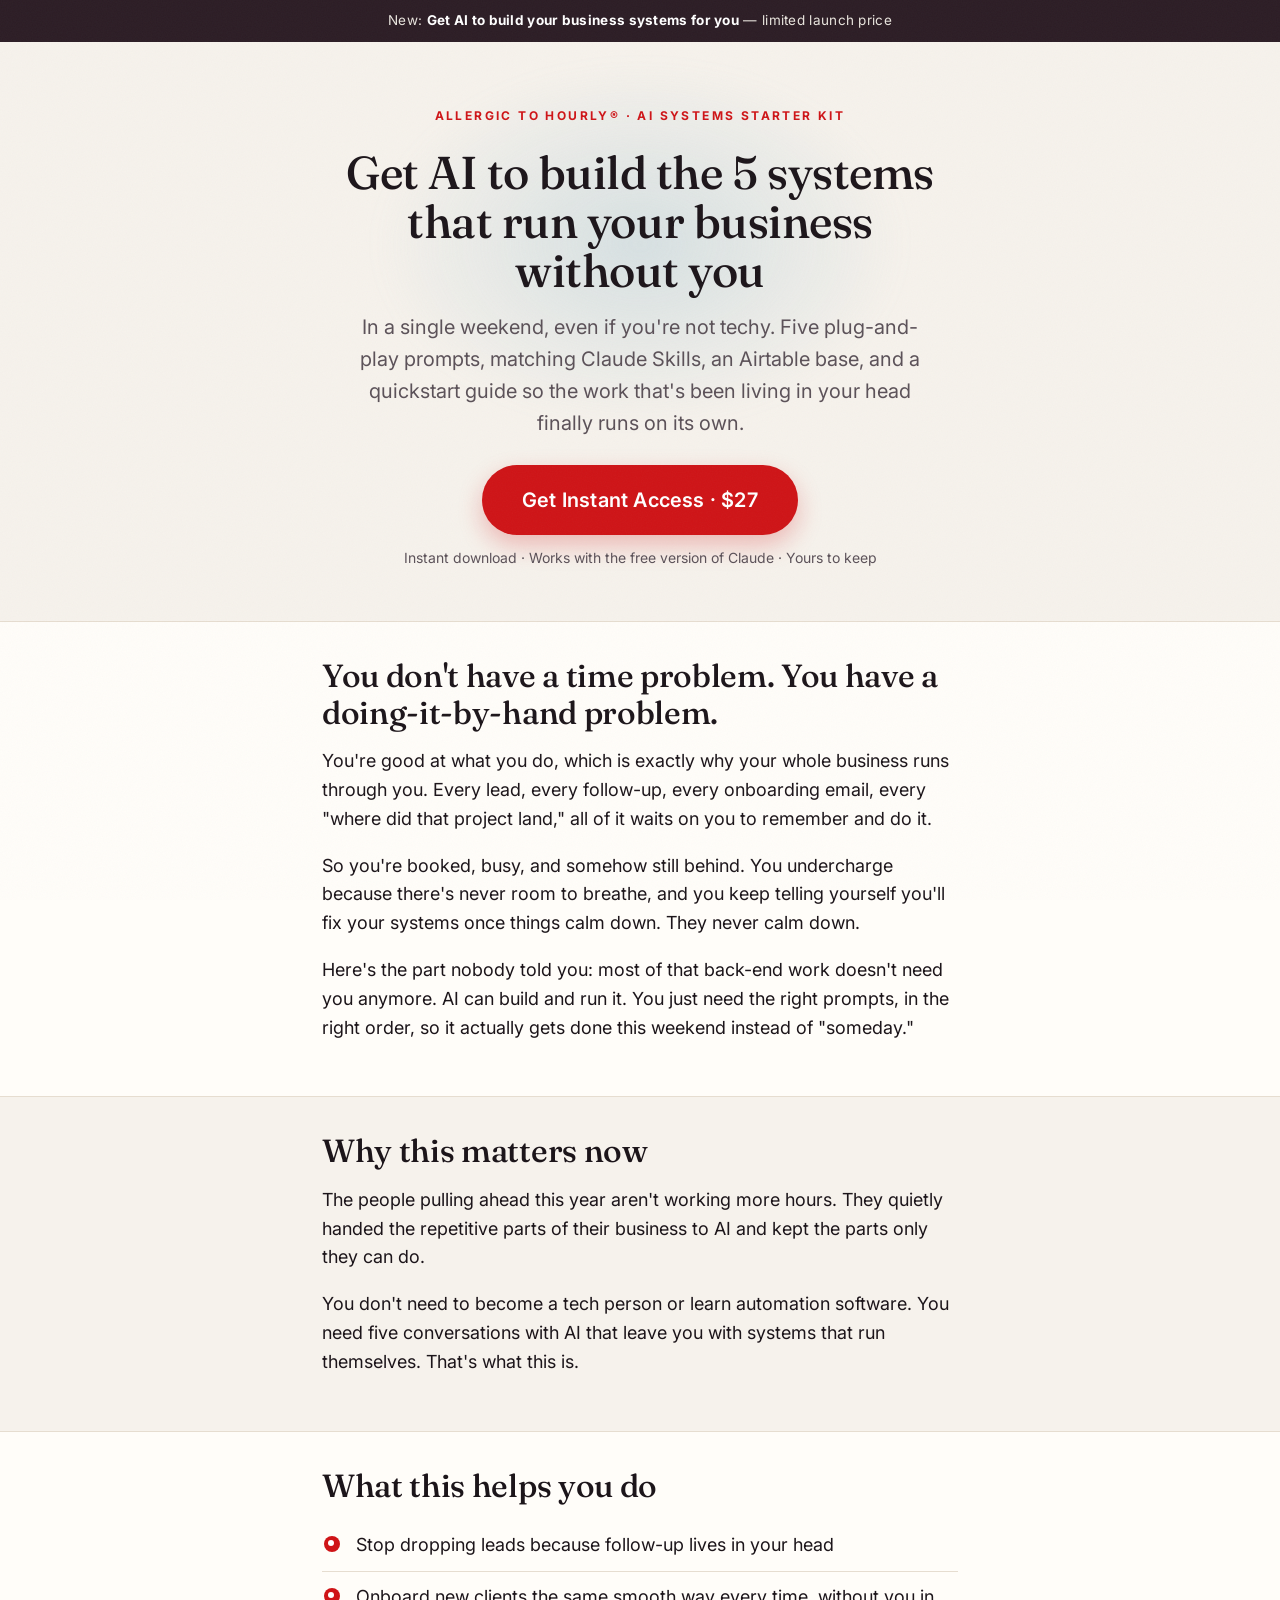
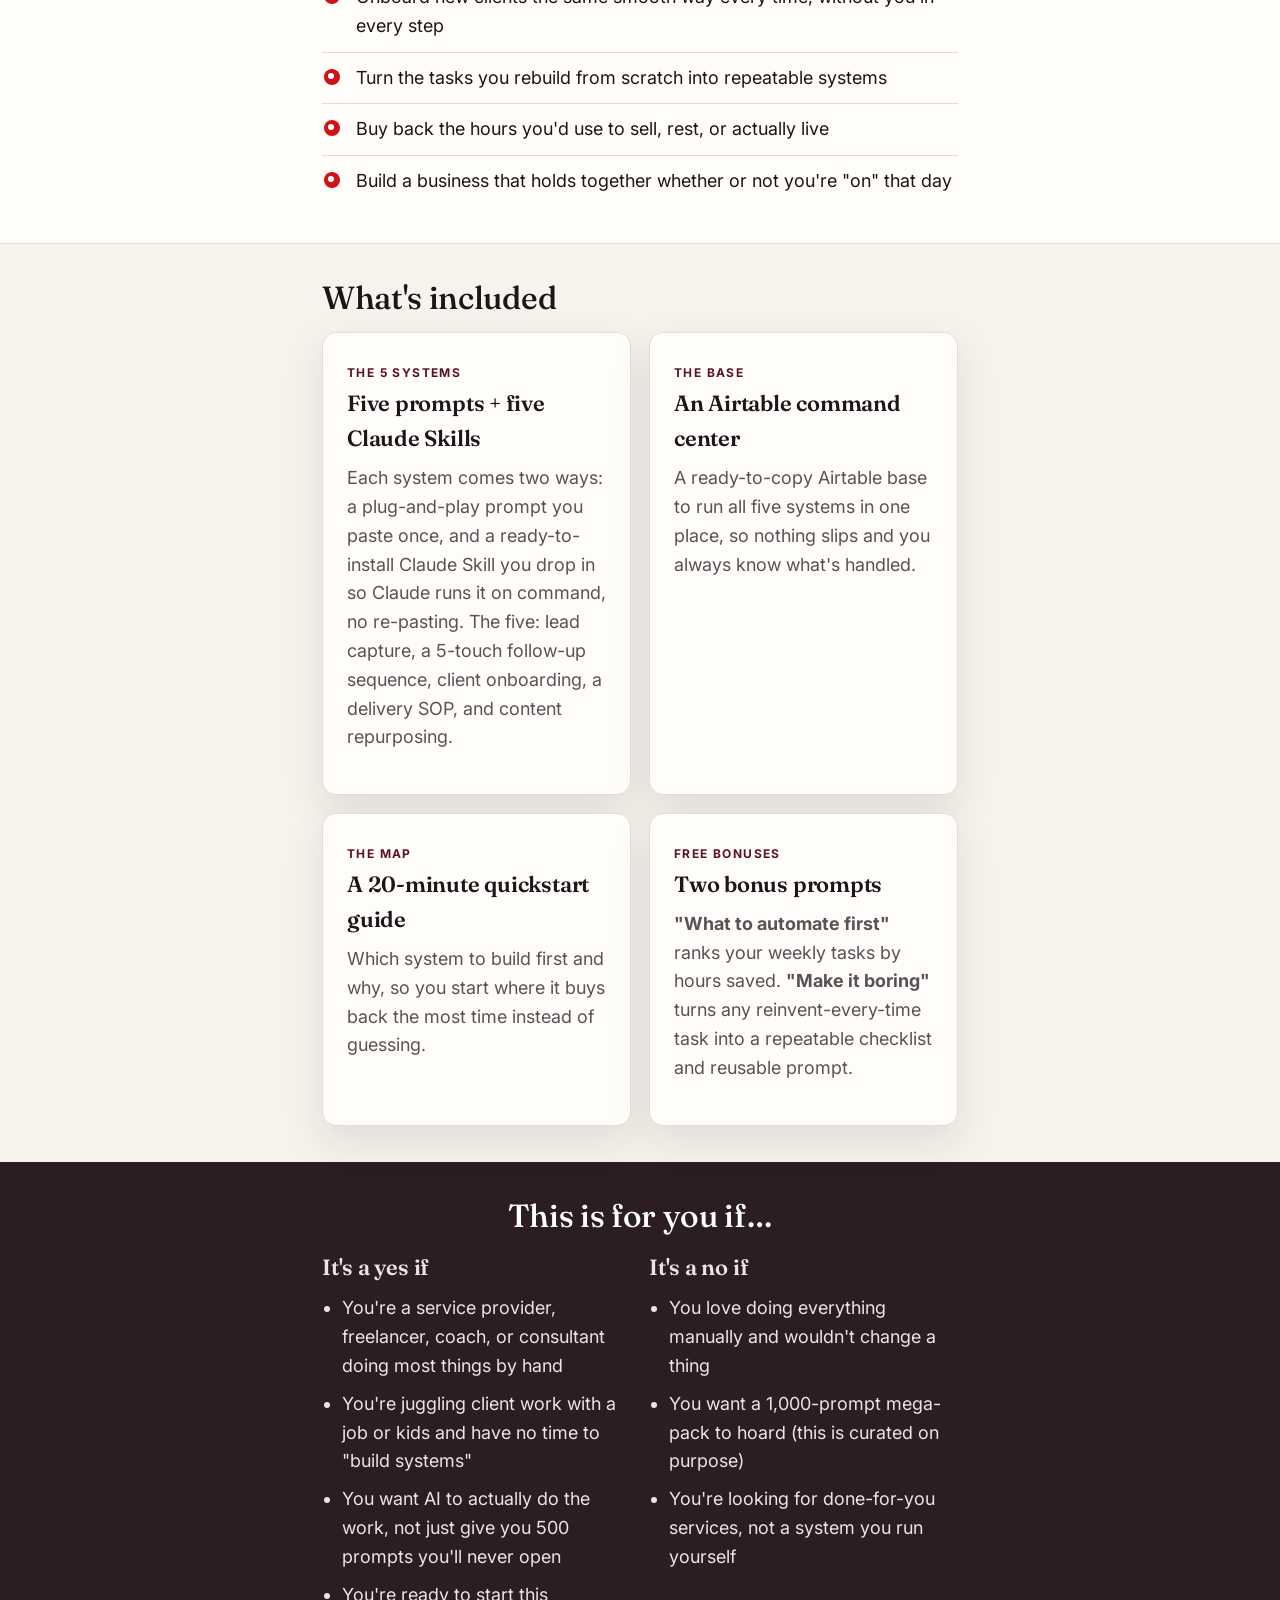
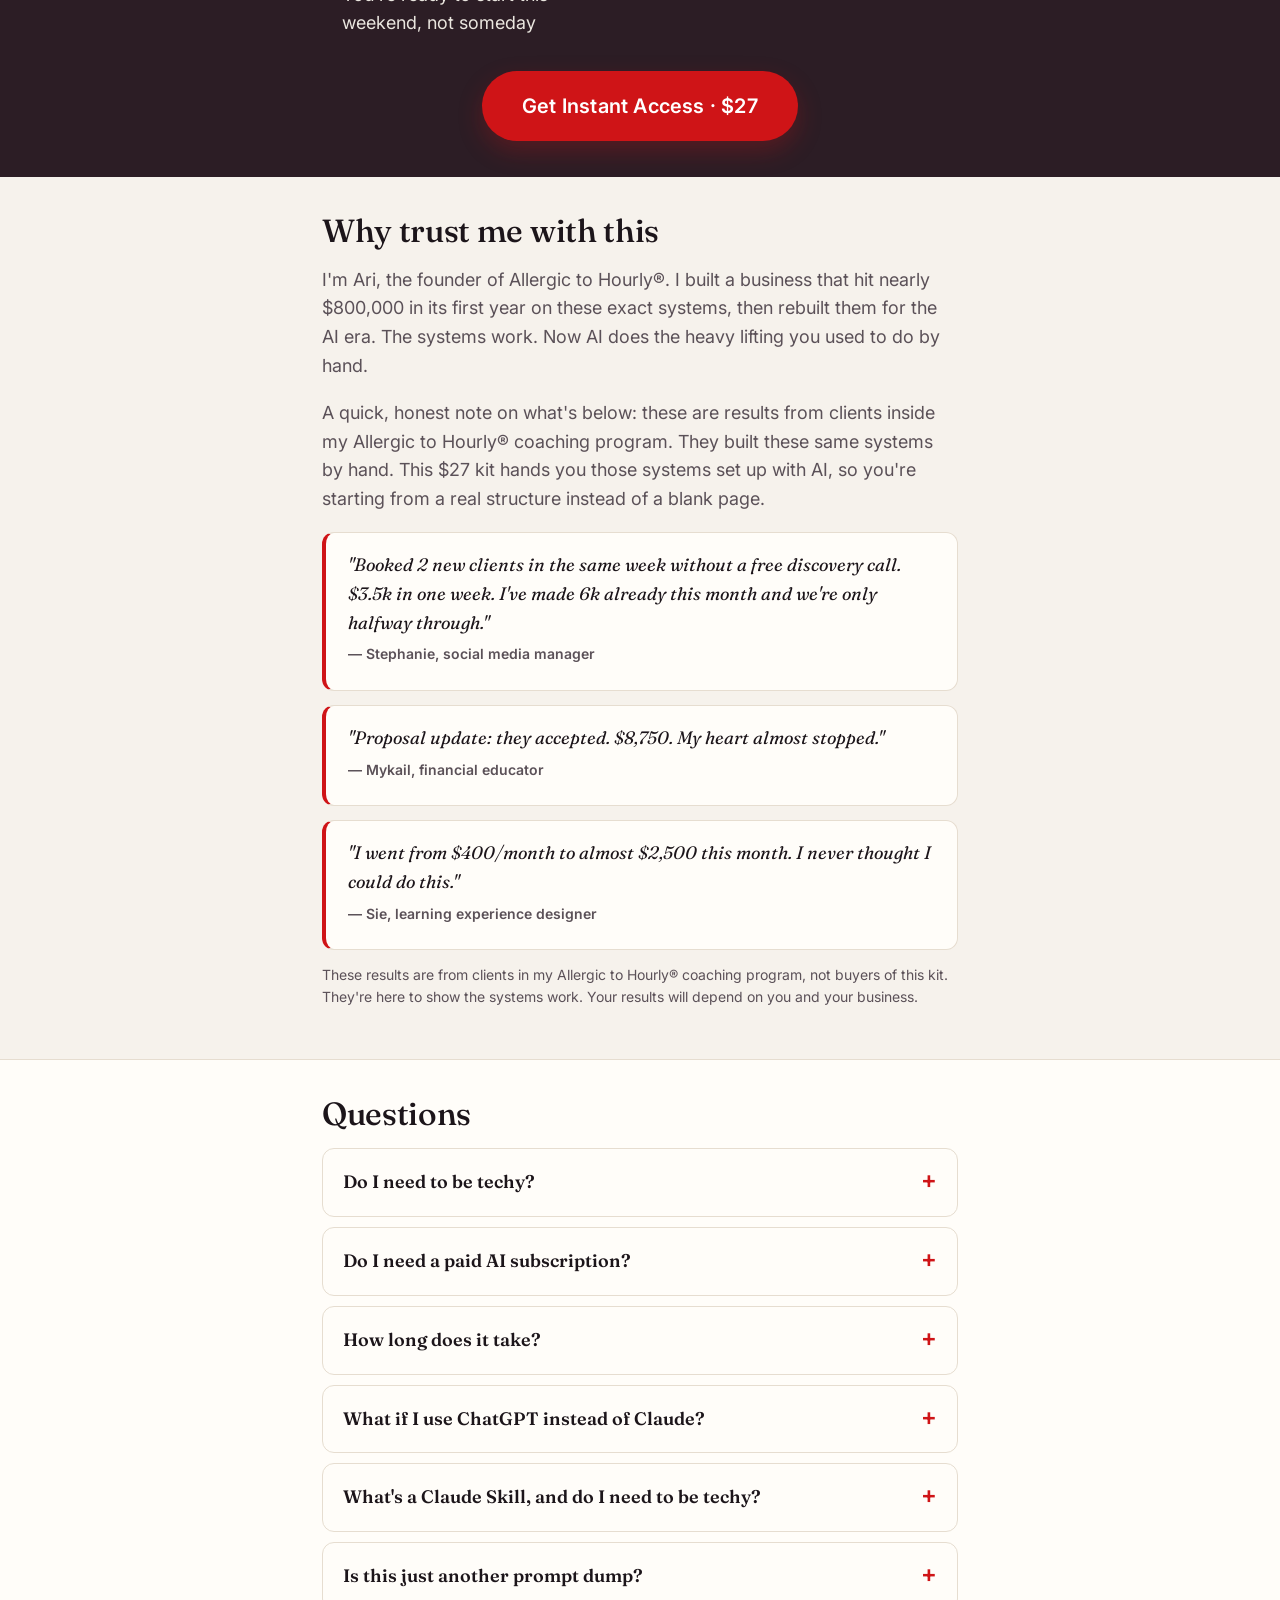
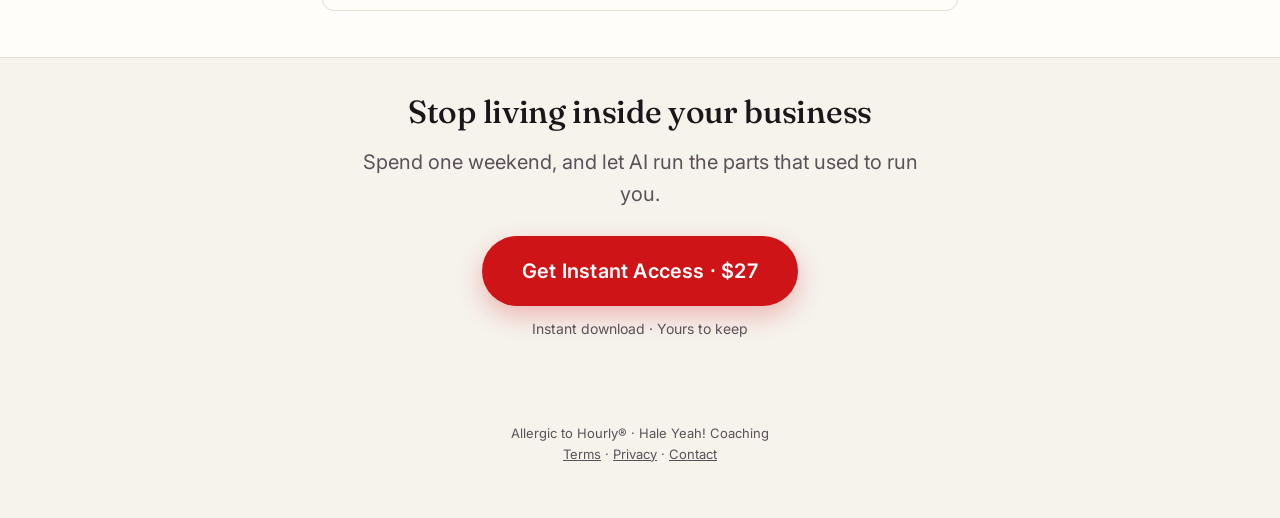
<file: index.html>
<!DOCTYPE html>
<html lang="en">
<head>
<!-- Google Tag Manager -->
<script>(function(w,d,s,l,i){w[l]=w[l]||[];w[l].push({'gtm.start':
new Date().getTime(),event:'gtm.js'});var f=d.getElementsByTagName(s)[0],
j=d.createElement(s),dl=l!='dataLayer'?'&l='+l:'';j.async=true;j.src=
'https://www.googletagmanager.com/gtm.js?id='+i+dl;f.parentNode.insertBefore(j,f);
})(window,document,'script','dataLayer','GTM-W3CXNG68');</script>
<!-- End Google Tag Manager -->
<meta charset="UTF-8">
<meta name="viewport" content="width=device-width, initial-scale=1.0">
<title>The Allergic to Hourly® AI Systems Starter Kit</title>
<meta name="description" content="Get AI to build the 5 core systems that run your business without you — in a single weekend, even if you're not techy.">
<link rel="stylesheet" href="style.css">
</head>
<body>
<!-- Google Tag Manager (noscript) -->
<noscript><iframe src="https://www.googletagmanager.com/ns.html?id=GTM-W3CXNG68"
height="0" width="0" style="display:none;visibility:hidden"></iframe></noscript>
<!-- End Google Tag Manager (noscript) -->

<div class="topbar">New: <strong>Get AI to build your business systems for you</strong> — limited launch price</div>

<header class="hero center">
  <div class="wrap">
    <span class="eyebrow">Allergic to Hourly® · AI Systems Starter Kit</span>
    <h1>Get AI to build the 5 systems that run your business without you</h1>
    <p class="sub">In a single weekend, even if you're not techy. Five plug-and-play prompts, matching Claude Skills, an Airtable base, and a quickstart guide so the work that's been living in your head finally runs on its own.</p>
    <a href="https://arielle-hale.kit.com/products/the-allergic-to-hourly-ai-systems-starter-k?step=checkout" class="btn btn-lg">Get Instant Access · $27</a>
    <p class="cta-note">Instant download · Works with the free version of Claude · Yours to keep</p>
  </div>
</header>

<section class="band">
  <div class="wrap">
    <h2>You don't have a time problem. You have a doing-it-by-hand problem.</h2>
    <p>You're good at what you do, which is exactly why your whole business runs through you. Every lead, every follow-up, every onboarding email, every "where did that project land," all of it waits on you to remember and do it.</p>
    <p>So you're booked, busy, and somehow still behind. You undercharge because there's never room to breathe, and you keep telling yourself you'll fix your systems once things calm down. They never calm down.</p>
    <p>Here's the part nobody told you: most of that back-end work doesn't need you anymore. AI can build and run it. You just need the right prompts, in the right order, so it actually gets done this weekend instead of "someday."</p>
  </div>
</section>

<section>
  <div class="wrap">
    <h2>Why this matters now</h2>
    <p>The people pulling ahead this year aren't working more hours. They quietly handed the repetitive parts of their business to AI and kept the parts only they can do.</p>
    <p>You don't need to become a tech person or learn automation software. You need five conversations with AI that leave you with systems that run themselves. That's what this is.</p>
  </div>
</section>

<section class="band">
  <div class="wrap">
    <h2>What this helps you do</h2>
    <ul class="checklist">
      <li>Stop dropping leads because follow-up lives in your head</li>
      <li>Onboard new clients the same smooth way every time, without you in every step</li>
      <li>Turn the tasks you rebuild from scratch into repeatable systems</li>
      <li>Buy back the hours you'd use to sell, rest, or actually live</li>
      <li>Build a business that holds together whether or not you're "on" that day</li>
    </ul>
  </div>
</section>

<section>
  <div class="wrap">
    <h2>What's included</h2>
    <div class="two">
      <div class="card">
        <span class="tag">The 5 systems</span>
        <h3>Five prompts + five Claude Skills</h3>
        <p class="muted">Each system comes two ways: a plug-and-play prompt you paste once, and a ready-to-install Claude Skill you drop in so Claude runs it on command, no re-pasting. The five: lead capture, a 5-touch follow-up sequence, client onboarding, a delivery SOP, and content repurposing.</p>
      </div>
      <div class="card">
        <span class="tag">The base</span>
        <h3>An Airtable command center</h3>
        <p class="muted">A ready-to-copy Airtable base to run all five systems in one place, so nothing slips and you always know what's handled.</p>
      </div>
      <div class="card">
        <span class="tag">The map</span>
        <h3>A 20-minute quickstart guide</h3>
        <p class="muted">Which system to build first and why, so you start where it buys back the most time instead of guessing.</p>
      </div>
      <div class="card">
        <span class="tag">Free bonuses</span>
        <h3>Two bonus prompts</h3>
        <p class="muted"><strong>"What to automate first"</strong> ranks your weekly tasks by hours saved. <strong>"Make it boring"</strong> turns any reinvent-every-time task into a repeatable checklist and reusable prompt.</p>
      </div>
    </div>
  </div>
</section>

<section class="band-ink">
  <div class="wrap center">
    <h2>This is for you if…</h2>
    <div class="two" style="text-align:left">
      <div>
        <h3 style="color:#eae6df">It's a yes if</h3>
        <ul class="for-list">
          <li>You're a service provider, freelancer, coach, or consultant doing most things by hand</li>
          <li>You're juggling client work with a job or kids and have no time to "build systems"</li>
          <li>You want AI to actually do the work, not just give you 500 prompts you'll never open</li>
          <li>You're ready to start this weekend, not someday</li>
        </ul>
      </div>
      <div>
        <h3 style="color:#eae6df">It's a no if</h3>
        <ul class="for-list">
          <li>You love doing everything manually and wouldn't change a thing</li>
          <li>You want a 1,000-prompt mega-pack to hoard (this is curated on purpose)</li>
          <li>You're looking for done-for-you services, not a system you run yourself</li>
        </ul>
      </div>
    </div>
    <div style="margin-top:24px"><a href="https://arielle-hale.kit.com/products/the-allergic-to-hourly-ai-systems-starter-k?step=checkout" class="btn btn-lg">Get Instant Access · $27</a></div>
  </div>
</section>

<section>
  <div class="wrap">
    <h2>Why trust me with this</h2>
    <p class="muted">I'm Ari, the founder of Allergic to Hourly®. I built a business that hit nearly $800,000 in its first year on these exact systems, then rebuilt them for the AI era. The systems work. Now AI does the heavy lifting you used to do by hand.</p>
    <p class="muted">A quick, honest note on what's below: these are results from clients inside my Allergic to Hourly® coaching program. They built these same systems by hand. This $27 kit hands you those systems set up with AI, so you're starting from a real structure instead of a blank page.</p>
    <div class="quote">
      <p>"Booked 2 new clients in the same week without a free discovery call. $3.5k in one week. I've made 6k already this month and we're only halfway through."</p>
      <p class="who">— Stephanie, social media manager</p>
    </div>
    <div class="quote">
      <p>"Proposal update: they accepted. $8,750. My heart almost stopped."</p>
      <p class="who">— Mykail, financial educator</p>
    </div>
    <div class="quote">
      <p>"I went from $400/month to almost $2,500 this month. I never thought I could do this."</p>
      <p class="who">— Sie, learning experience designer</p>
    </div>
    <p class="small muted">These results are from clients in my Allergic to Hourly® coaching program, not buyers of this kit. They're here to show the systems work. Your results will depend on you and your business.</p>
  </div>
</section>

<section class="band">
  <div class="wrap">
    <h2>Questions</h2>
    <details><summary>Do I need to be techy?</summary><p>No. If you can copy, paste, and answer a few questions, you can do this. The prompts do the building.</p></details>
    <details><summary>Do I need a paid AI subscription?</summary><p>No. The prompts work with the free version of Claude. A paid plan just lets you do more, faster.</p></details>
    <details><summary>How long does it take?</summary><p>You can build your first system in an afternoon and all five over a weekend. Start with the one the quickstart guide points you to.</p></details>
    <details><summary>What if I use ChatGPT instead of Claude?</summary><p>The prompts are written to be model-friendly and work in either. We build them in Claude.</p></details>
    <details><summary>What's a Claude Skill, and do I need to be techy?</summary><p>A Skill is a small file you install in Claude once. After that, Claude runs the system on command without you re-pasting a prompt. Installing it is a two-minute copy-paste, and step-by-step instructions are included. Prefer the plain prompts? Use those instead, both are in the kit.</p></details>
    <details><summary>Is this just another prompt dump?</summary><p>No. It's five curated systems, each as a sequenced prompt and an installable Skill, plus an Airtable base to run them. Quality and order over volume.</p></details>
  </div>
</section>

<section class="center">
  <div class="wrap">
    <h2>Stop living inside your business</h2>
    <p class="sub">Spend one weekend, and let AI run the parts that used to run you.</p>
    <a href="https://arielle-hale.kit.com/products/the-allergic-to-hourly-ai-systems-starter-k?step=checkout" class="btn btn-lg">Get Instant Access · $27</a>
    <p class="cta-note">Instant download · Yours to keep</p>
  </div>
</section>

<footer>
  <div class="wrap">
    Allergic to Hourly® · Hale Yeah! Coaching<br>
    <a href="#">Terms</a> · <a href="#">Privacy</a> · <a href="#">Contact</a>
  </div>
</footer>

<script src="script.js"></script>
</body>
</html>
</file>
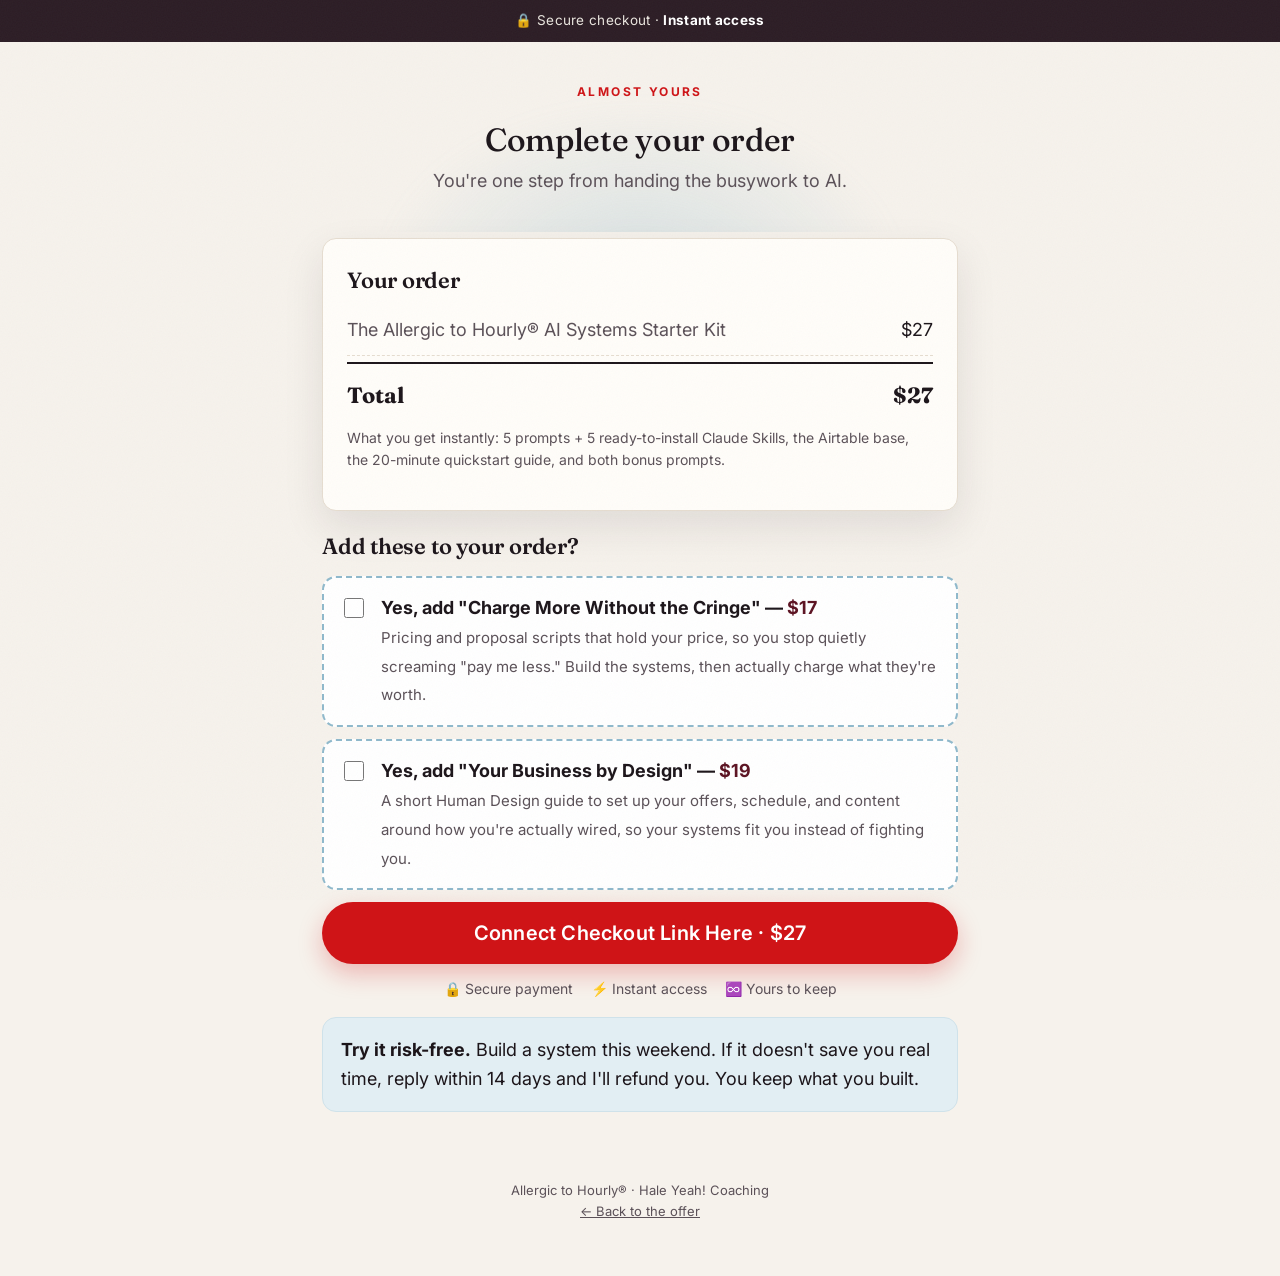
<file: checkout.html>
<!DOCTYPE html>
<html lang="en">
<head>
<!-- Google Tag Manager -->
<script>(function(w,d,s,l,i){w[l]=w[l]||[];w[l].push({'gtm.start':
new Date().getTime(),event:'gtm.js'});var f=d.getElementsByTagName(s)[0],
j=d.createElement(s),dl=l!='dataLayer'?'&l='+l:'';j.async=true;j.src=
'https://www.googletagmanager.com/gtm.js?id='+i+dl;f.parentNode.insertBefore(j,f);
})(window,document,'script','dataLayer','GTM-W3CXNG68');</script>
<!-- End Google Tag Manager -->
<meta charset="UTF-8">
<meta name="viewport" content="width=device-width, initial-scale=1.0">
<title>Checkout · AI Systems Starter Kit</title>
<link rel="stylesheet" href="style.css">
</head>
<body>
<!-- Google Tag Manager (noscript) -->
<noscript><iframe src="https://www.googletagmanager.com/ns.html?id=GTM-W3CXNG68"
height="0" width="0" style="display:none;visibility:hidden"></iframe></noscript>
<!-- End Google Tag Manager (noscript) -->

<div class="topbar">🔒 Secure checkout · <strong>Instant access</strong></div>

<header class="hero center" style="padding:34px 0 10px">
  <div class="wrap">
    <span class="eyebrow">Almost yours</span>
    <h1 style="font-size:32px">Complete your order</h1>
    <p class="sub" style="font-size:18px">You're one step from handing the busywork to AI.</p>
  </div>
</header>

<section style="padding-top:6px">
  <div class="wrap checkout-grid">

    <div class="summary">
      <h3 style="margin-top:0">Your order</h3>

      <div class="line">
        <span class="name">The Allergic to Hourly® AI Systems Starter Kit</span>
        <span>$27</span>
      </div>
      <div class="line" id="line-bump1" style="display:none">
        <span class="name">+ Charge More Without the Cringe</span>
        <span>$17</span>
      </div>
      <div class="line" id="line-bump2" style="display:none">
        <span class="name">+ Your Business by Design</span>
        <span>$19</span>
      </div>

      <div class="total-line">
        <span>Total</span>
        <span id="total">$27</span>
      </div>

      <p class="small muted" style="margin-top:14px">What you get instantly: 5 prompts + 5 ready-to-install Claude Skills, the Airtable base, the 20-minute quickstart guide, and both bonus prompts.</p>
    </div>

    <div>
      <h3>Add these to your order?</h3>

      <label class="bump" for="bump1">
        <input type="checkbox" id="bump1">
        <span>
          <span class="b-title">Yes, add "Charge More Without the Cringe" — <span class="b-price">$17</span></span><br>
          <small>Pricing and proposal scripts that hold your price, so you stop quietly screaming "pay me less." Build the systems, then actually charge what they're worth.</small>
        </span>
      </label>

      <label class="bump" for="bump2">
        <input type="checkbox" id="bump2">
        <span>
          <span class="b-title">Yes, add "Your Business by Design" — <span class="b-price">$19</span></span><br>
          <small>A short Human Design guide to set up your offers, schedule, and content around how you're actually wired, so your systems fit you instead of fighting you.</small>
        </span>
      </label>

      <button id="pay-btn" class="btn btn-block btn-lg" style="margin-top:8px">Connect Checkout Link Here · $27</button>

      <div class="trust">
        <span>🔒 Secure payment</span>
        <span>⚡ Instant access</span>
        <span>♾️ Yours to keep</span>
      </div>

      <div class="guarantee">
        <strong>Try it risk-free.</strong> Build a system this weekend. If it doesn't save you real time, reply within 14 days and I'll refund you. You keep what you built.
      </div>
    </div>

  </div>
</section>

<footer>
  <div class="wrap">
    Allergic to Hourly® · Hale Yeah! Coaching<br>
    <a href="index.html">← Back to the offer</a>
  </div>
</footer>

<script src="script.js"></script>
</body>
</html>
</file>
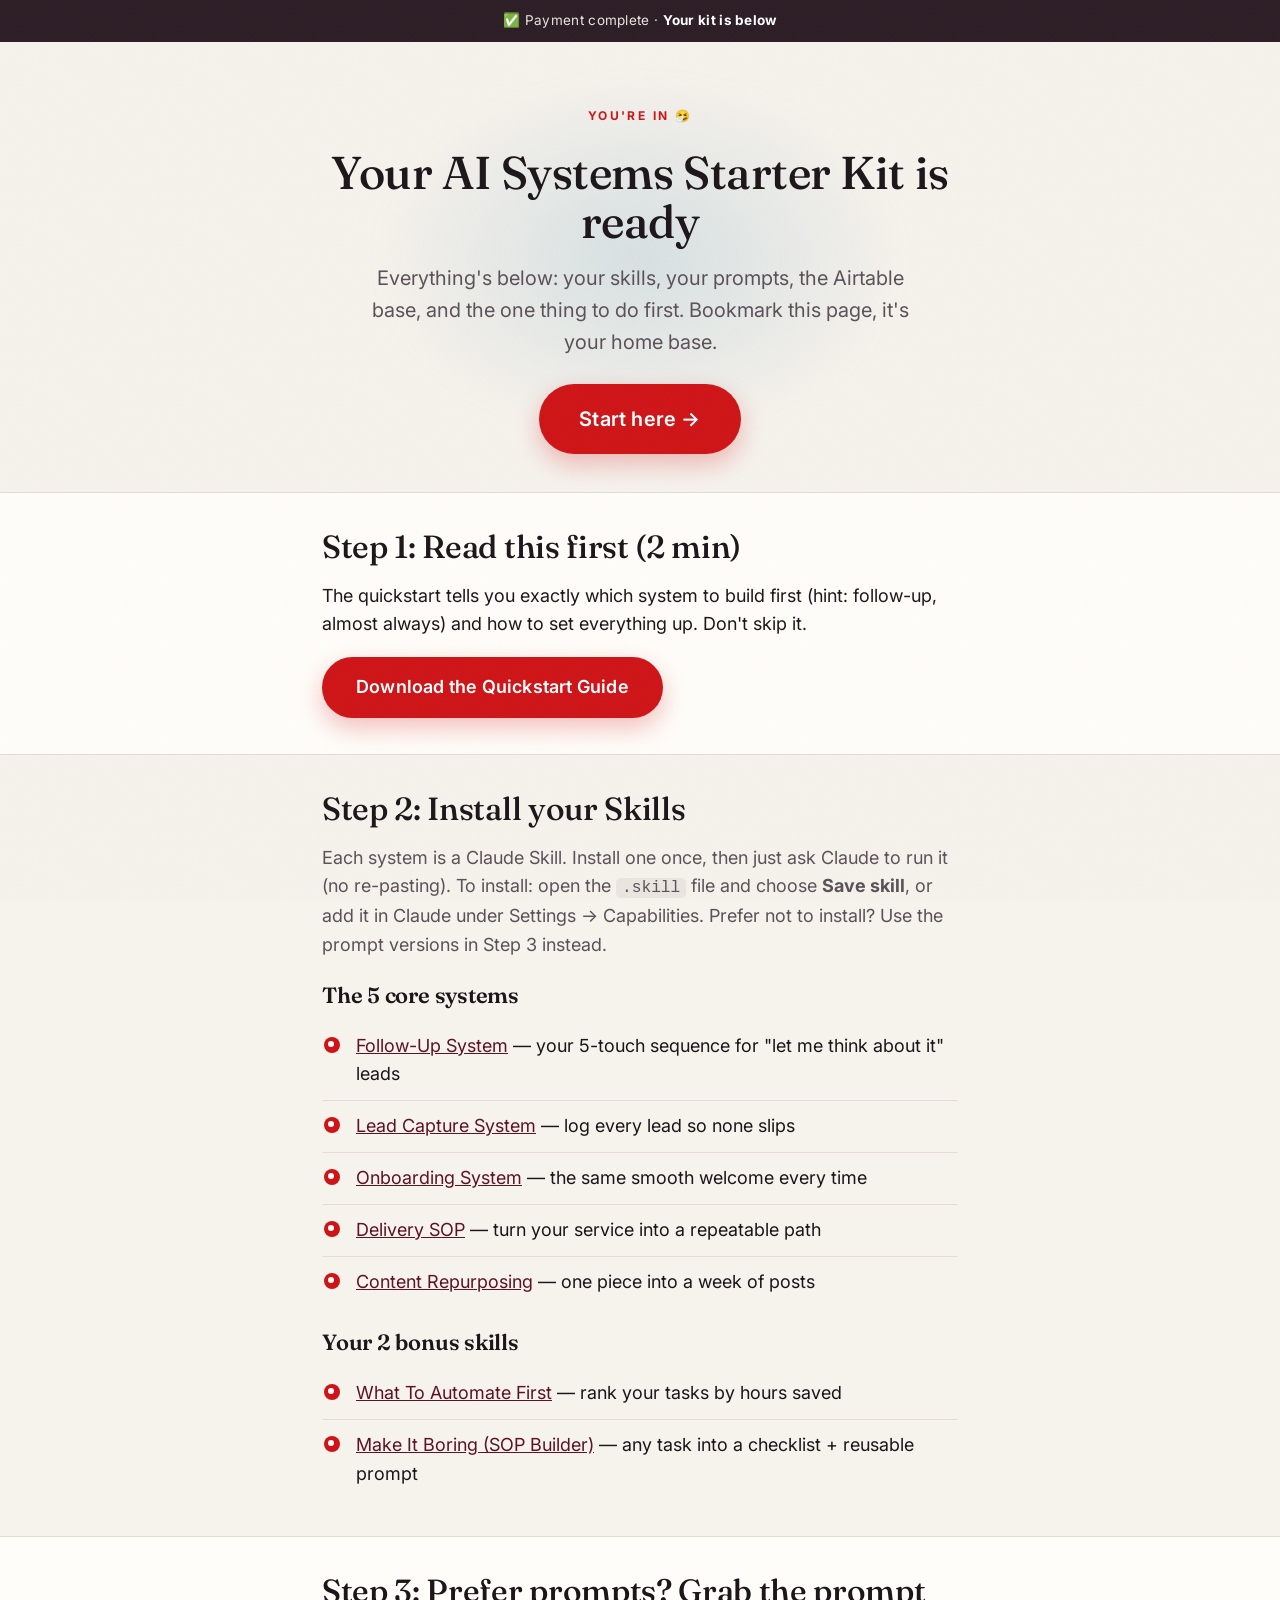
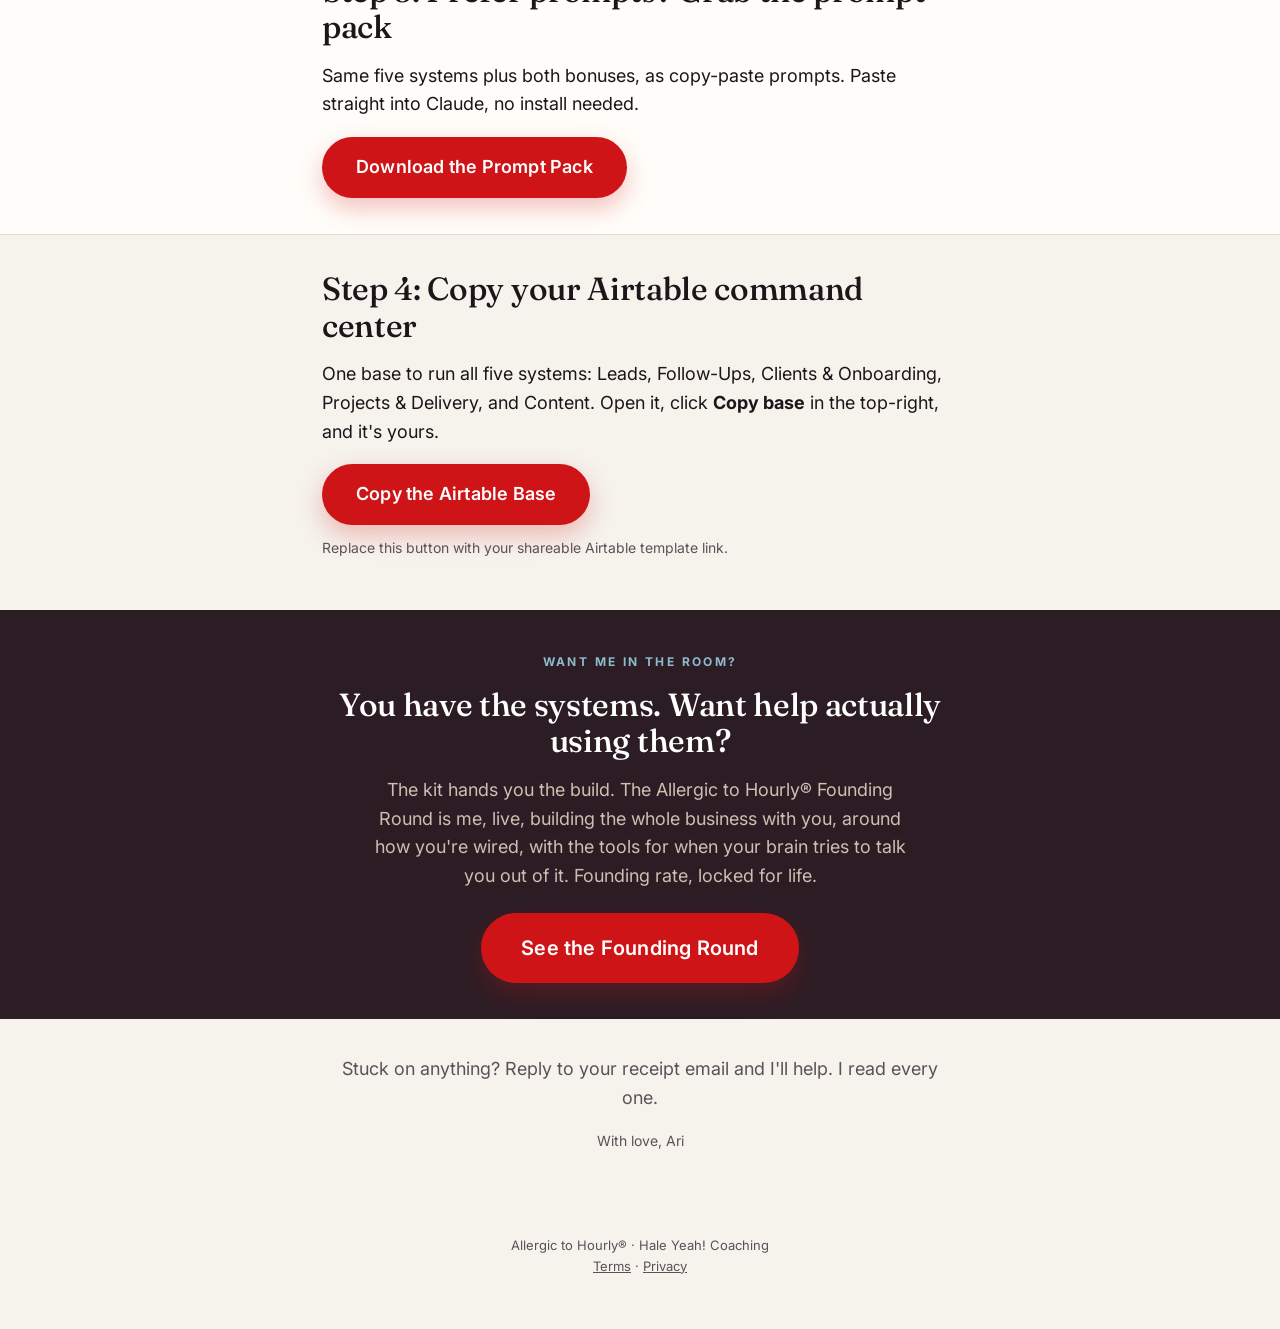
<file: thank-you.html>
<!DOCTYPE html>
<html lang="en">
<head>
<!-- Google Tag Manager -->
<script>(function(w,d,s,l,i){w[l]=w[l]||[];w[l].push({'gtm.start':
new Date().getTime(),event:'gtm.js'});var f=d.getElementsByTagName(s)[0],
j=d.createElement(s),dl=l!='dataLayer'?'&l='+l:'';j.async=true;j.src=
'https://www.googletagmanager.com/gtm.js?id='+i+dl;f.parentNode.insertBefore(j,f);
})(window,document,'script','dataLayer','GTM-W3CXNG68');</script>
<!-- End Google Tag Manager -->
<meta charset="UTF-8">
<meta name="viewport" content="width=device-width, initial-scale=1.0">
<title>Your kit is here · Allergic to Hourly® AI Systems Starter Kit</title>
<link rel="stylesheet" href="style.css">
</head>
<body>
<!-- Google Tag Manager (noscript) -->
<noscript><iframe src="https://www.googletagmanager.com/ns.html?id=GTM-W3CXNG68"
height="0" width="0" style="display:none;visibility:hidden"></iframe></noscript>
<!-- End Google Tag Manager (noscript) -->

<div class="topbar">✅ Payment complete · <strong>Your kit is below</strong></div>

<header class="hero center">
  <div class="wrap">
    <span class="eyebrow">You're in 🤧</span>
    <h1>Your AI Systems Starter Kit is ready</h1>
    <p class="sub">Everything's below: your skills, your prompts, the Airtable base, and the one thing to do first. Bookmark this page, it's your home base.</p>
    <a href="#start" class="btn btn-lg">Start here →</a>
  </div>
</header>

<section id="start" class="band">
  <div class="wrap">
    <h2>Step 1: Read this first (2 min)</h2>
    <p>The quickstart tells you exactly which system to build first (hint: follow-up, almost always) and how to set everything up. Don't skip it.</p>
    <a href="#" class="btn" data-replace="quickstart">Download the Quickstart Guide</a>
  </div>
</section>

<section>
  <div class="wrap">
    <h2>Step 2: Install your Skills</h2>
    <p class="muted">Each system is a Claude Skill. Install one once, then just ask Claude to run it (no re-pasting). To install: open the <code>.skill</code> file and choose <strong>Save skill</strong>, or add it in Claude under Settings → Capabilities. Prefer not to install? Use the prompt versions in Step 3 instead.</p>

    <h3 style="margin-top:18px">The 5 core systems</h3>
    <ul class="checklist">
      <li><a href="#" data-replace="skill-follow-up">Follow-Up System</a> — your 5-touch sequence for "let me think about it" leads</li>
      <li><a href="#" data-replace="skill-lead-capture">Lead Capture System</a> — log every lead so none slips</li>
      <li><a href="#" data-replace="skill-onboarding">Onboarding System</a> — the same smooth welcome every time</li>
      <li><a href="#" data-replace="skill-delivery">Delivery SOP</a> — turn your service into a repeatable path</li>
      <li><a href="#" data-replace="skill-repurpose">Content Repurposing</a> — one piece into a week of posts</li>
    </ul>

    <h3 style="margin-top:18px">Your 2 bonus skills</h3>
    <ul class="checklist">
      <li><a href="#" data-replace="skill-automate-first">What To Automate First</a> — rank your tasks by hours saved</li>
      <li><a href="#" data-replace="skill-make-boring">Make It Boring (SOP Builder)</a> — any task into a checklist + reusable prompt</li>
    </ul>
  </div>
</section>

<section class="band">
  <div class="wrap">
    <h2>Step 3: Prefer prompts? Grab the prompt pack</h2>
    <p>Same five systems plus both bonuses, as copy-paste prompts. Paste straight into Claude, no install needed.</p>
    <a href="#" class="btn" data-replace="prompts">Download the Prompt Pack</a>
  </div>
</section>

<section>
  <div class="wrap">
    <h2>Step 4: Copy your Airtable command center</h2>
    <p>One base to run all five systems: Leads, Follow-Ups, Clients &amp; Onboarding, Projects &amp; Delivery, and Content. Open it, click <strong>Copy base</strong> in the top-right, and it's yours.</p>
    <a href="#" class="btn" data-replace="airtable">Copy the Airtable Base</a>
    <p class="cta-note">Replace this button with your shareable Airtable template link.</p>
  </div>
</section>

<section class="band-ink">
  <div class="wrap center">
    <span class="eyebrow" style="color:#8fb9cc">Want me in the room?</span>
    <h2>You have the systems. Want help actually using them?</h2>
    <p class="muted" style="color:#cdbfb2;max-width:540px;margin:0 auto 22px">The kit hands you the build. The Allergic to Hourly® Founding Round is me, live, building the whole business with you, around how you're wired, with the tools for when your brain tries to talk you out of it. Founding rate, locked for life.</p>
    <a href="upsell.html" class="btn btn-lg">See the Founding Round</a>
  </div>
</section>

<section class="center">
  <div class="wrap">
    <p class="muted">Stuck on anything? Reply to your receipt email and I'll help. I read every one.</p>
    <p class="small muted">With love, Ari</p>
  </div>
</section>

<footer>
  <div class="wrap">
    Allergic to Hourly® · Hale Yeah! Coaching<br>
    <a href="#">Terms</a> · <a href="#">Privacy</a>
  </div>
</footer>

</body>
</html>
</file>
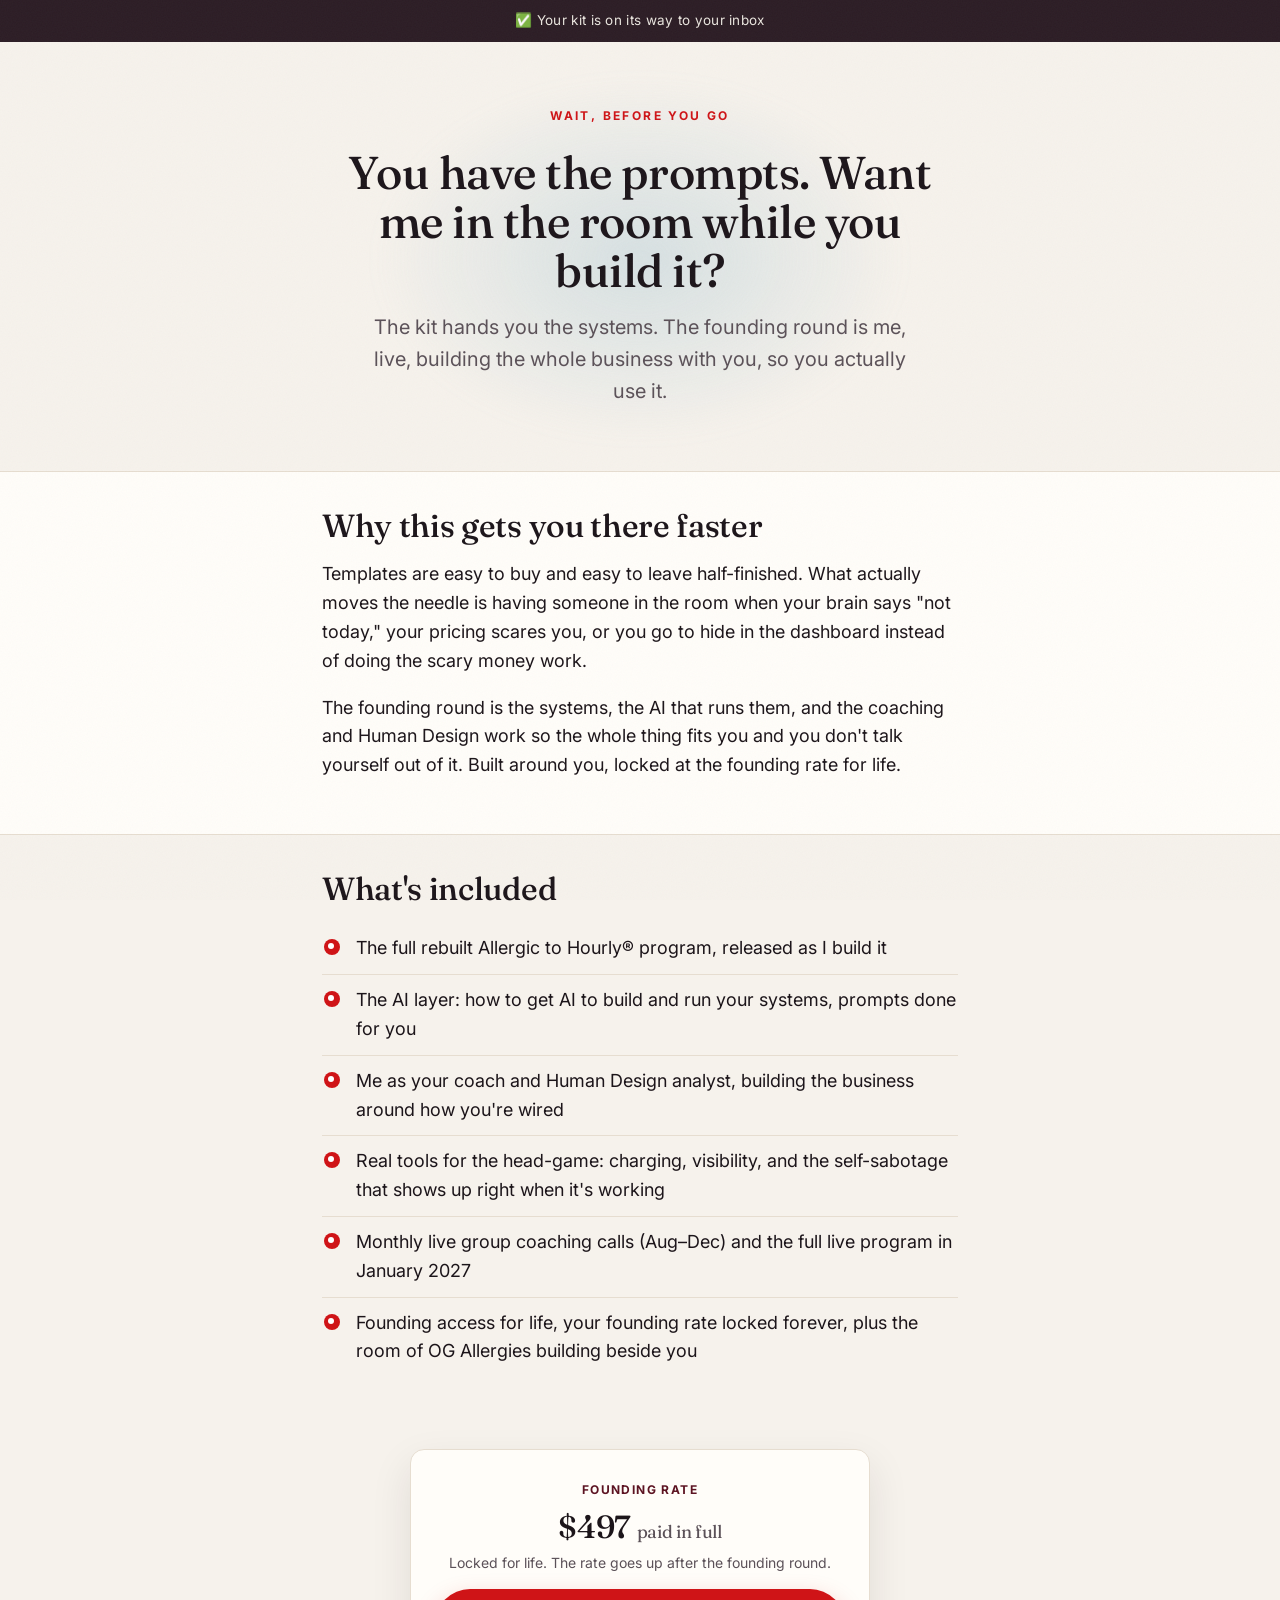
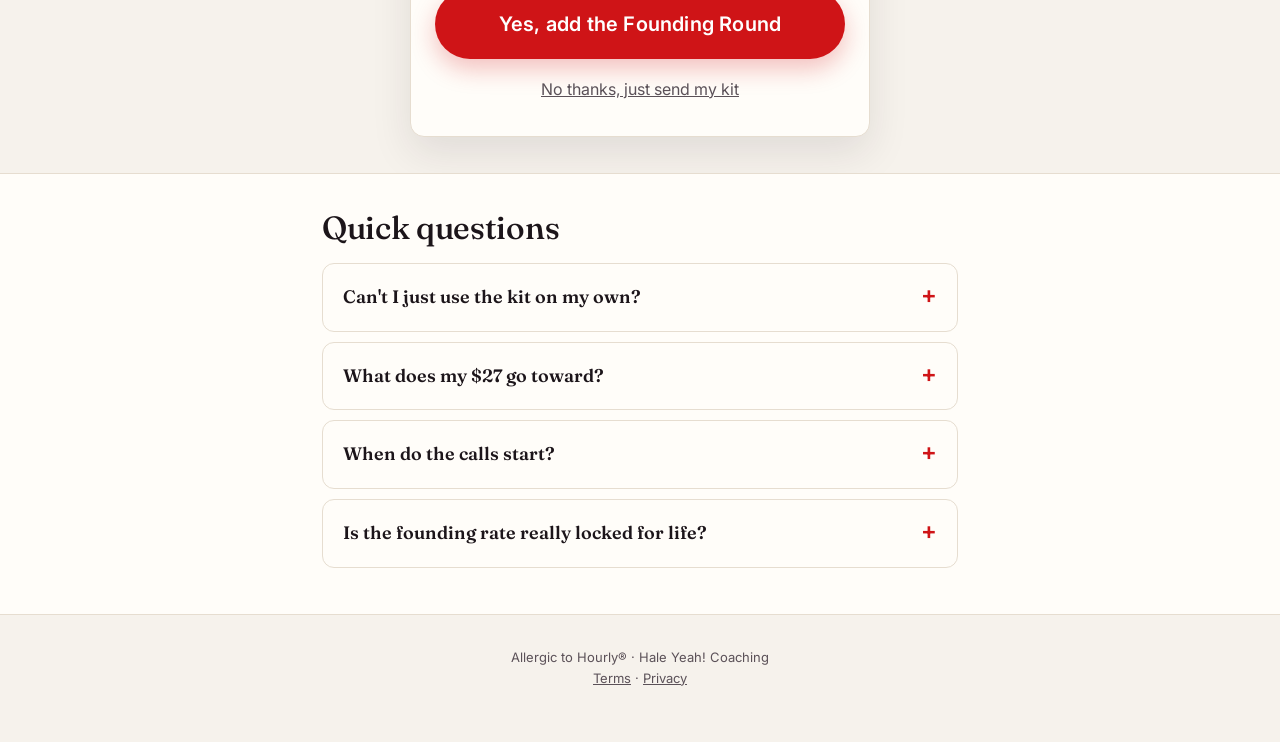
<file: upsell.html>
<!DOCTYPE html>
<html lang="en">
<head>
<!-- Google Tag Manager -->
<script>(function(w,d,s,l,i){w[l]=w[l]||[];w[l].push({'gtm.start':
new Date().getTime(),event:'gtm.js'});var f=d.getElementsByTagName(s)[0],
j=d.createElement(s),dl=l!='dataLayer'?'&l='+l:'';j.async=true;j.src=
'https://www.googletagmanager.com/gtm.js?id='+i+dl;f.parentNode.insertBefore(j,f);
})(window,document,'script','dataLayer','GTM-W3CXNG68');</script>
<!-- End Google Tag Manager -->
<meta charset="UTF-8">
<meta name="viewport" content="width=device-width, initial-scale=1.0">
<title>One more thing · Allergic to Hourly® Founding Round</title>
<link rel="stylesheet" href="style.css">
</head>
<body>
<!-- Google Tag Manager (noscript) -->
<noscript><iframe src="https://www.googletagmanager.com/ns.html?id=GTM-W3CXNG68"
height="0" width="0" style="display:none;visibility:hidden"></iframe></noscript>
<!-- End Google Tag Manager (noscript) -->

<div class="topbar">✅ Your kit is on its way to your inbox</div>

<header class="hero center">
  <div class="wrap">
    <span class="eyebrow">Wait, before you go</span>
    <h1>You have the prompts. Want me in the room while you build it?</h1>
    <p class="sub">The kit hands you the systems. The founding round is me, live, building the whole business with you, so you actually use it.</p>
  </div>
</header>

<section class="band">
  <div class="wrap">
    <h2>Why this gets you there faster</h2>
    <p>Templates are easy to buy and easy to leave half-finished. What actually moves the needle is having someone in the room when your brain says "not today," your pricing scares you, or you go to hide in the dashboard instead of doing the scary money work.</p>
    <p>The founding round is the systems, the AI that runs them, and the coaching and Human Design work so the whole thing fits you and you don't talk yourself out of it. Built around you, locked at the founding rate for life.</p>
  </div>
</section>

<section>
  <div class="wrap">
    <h2>What's included</h2>
    <ul class="checklist">
      <li>The full rebuilt Allergic to Hourly® program, released as I build it</li>
      <li>The AI layer: how to get AI to build and run your systems, prompts done for you</li>
      <li>Me as your coach and Human Design analyst, building the business around how you're wired</li>
      <li>Real tools for the head-game: charging, visibility, and the self-sabotage that shows up right when it's working</li>
      <li>Monthly live group coaching calls (Aug–Dec) and the full live program in January 2027</li>
      <li>Founding access for life, your founding rate locked forever, plus the room of OG Allergies building beside you</li>
    </ul>
  </div>
</section>

<section class="center">
  <div class="wrap">
    <div class="card" style="max-width:460px;margin:0 auto">
      <span class="tag">Founding rate</span>
      <h2 style="margin:.2em 0">$497 <span class="muted" style="font-size:18px;font-weight:400">paid in full</span></h2>
      <p class="muted small">Locked for life. The rate goes up after the founding round.</p>
      <a href="thank-you.html" class="btn btn-block btn-lg" id="upsell-btn">Yes, add the Founding Round</a>
      <a href="thank-you.html" class="btn-ghost" style="display:block;margin-top:8px">No thanks, just send my kit</a>
    </div>
  </div>
</section>

<section class="band">
  <div class="wrap">
    <h2>Quick questions</h2>
    <details><summary>Can't I just use the kit on my own?</summary><p>Absolutely, and a lot of people will. The founding round is for you if you've bought templates before and left them half-built, and you want someone in the room so this time it actually gets done.</p></details>
    <details><summary>What does my $27 go toward?</summary><p>If you add the founding round today, I'll credit your $27 kit toward it. You don't pay twice.</p></details>
    <details><summary>When do the calls start?</summary><p>Monthly live calls run August through December, and the full live program kicks off January 2027. Your founding rate is locked the whole way.</p></details>
    <details><summary>Is the founding rate really locked for life?</summary><p>Yes. Founding members keep $497 for as long as they stay in. The price goes up for everyone after this round.</p></details>
  </div>
</section>

<footer>
  <div class="wrap">
    Allergic to Hourly® · Hale Yeah! Coaching<br>
    <a href="#">Terms</a> · <a href="#">Privacy</a>
  </div>
</footer>

</body>
</html>
</file>
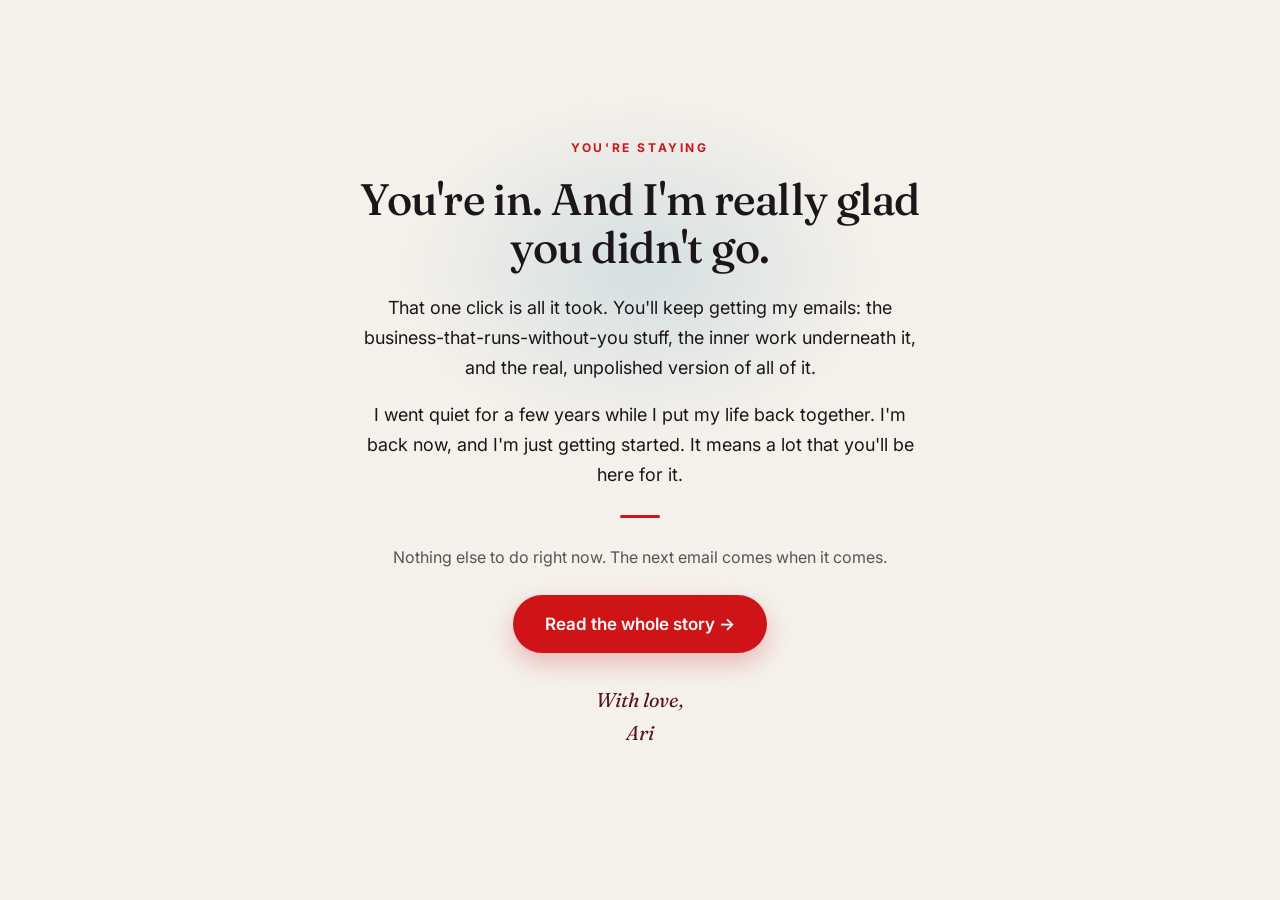
<file: youre-staying.html>
<!DOCTYPE html>
<html lang="en">
<head>
<!-- Google Tag Manager -->
<script>(function(w,d,s,l,i){w[l]=w[l]||[];w[l].push({'gtm.start':
new Date().getTime(),event:'gtm.js'});var f=d.getElementsByTagName(s)[0],
j=d.createElement(s),dl=l!='dataLayer'?'&l='+l:'';j.async=true;j.src=
'https://www.googletagmanager.com/gtm.js?id='+i+dl;f.parentNode.insertBefore(j,f);
})(window,document,'script','dataLayer','GTM-W3CXNG68');</script>
<!-- End Google Tag Manager -->
<meta charset="UTF-8">
<meta name="viewport" content="width=device-width, initial-scale=1.0">
<title>You're staying · Arielle Hale</title>
<meta name="robots" content="noindex">
<style>
@import url('https://fonts.googleapis.com/css2?family=Fraunces:opsz,wght@9..144,400;9..144,500;9..144,600&family=Inter:wght@400;500;600&display=swap');
:root{
  --ink:#1c151a; --ink-soft:#5b5158; --paper:#f6f2ec; --card:#fffdf9;
  --line:#e6ddd0; --wine:#5c1322; --red:#cf1417; --red-dark:#a50f12; --sky:#8fb9cc;
}
*{box-sizing:border-box}
body{
  margin:0; min-height:100vh; font-family:Inter,-apple-system,BlinkMacSystemFont,"Segoe UI",sans-serif;
  color:var(--ink); background:var(--paper); line-height:1.65;
  display:flex; align-items:center; justify-content:center; padding:32px 20px;
  -webkit-font-smoothing:antialiased; position:relative; overflow-x:hidden;
}
body::after{content:"";position:fixed;inset:0;pointer-events:none;z-index:5;opacity:.035;
  background-image:url("data:image/svg+xml,%3Csvg xmlns='http://www.w3.org/2000/svg' width='160' height='160'%3E%3Cfilter id='n'%3E%3CfeTurbulence type='fractalNoise' baseFrequency='0.8' numOctaves='2'/%3E%3C/filter%3E%3Crect width='100%25' height='100%25' filter='url(%23n)'/%3E%3C/svg%3E");}
.glow{position:fixed;left:50%;top:30%;transform:translate(-50%,-50%);width:680px;height:480px;border-radius:50%;z-index:0;
  background:radial-gradient(closest-side, rgba(143,185,204,.32), rgba(143,185,204,0) 70%);filter:blur(12px)}
.wrap{position:relative;z-index:10;max-width:560px;width:100%;text-align:center}
.eyebrow{display:inline-block;font-size:12px;font-weight:700;letter-spacing:2.6px;text-transform:uppercase;color:var(--red);margin-bottom:18px}
h1{font-family:Fraunces,Georgia,serif;font-weight:500;font-size:44px;line-height:1.08;letter-spacing:-.01em;margin:0 0 22px}
p{font-size:18px;margin:0 0 18px;color:var(--ink)}
.muted{color:var(--ink-soft);font-size:16px}
.divider{width:40px;height:3px;background:var(--red);border:none;border-radius:2px;margin:26px auto}
.btn{display:inline-block;background:var(--red);color:#fff;font-weight:600;font-size:17px;
  padding:15px 32px;border-radius:999px;text-decoration:none;box-shadow:0 10px 24px rgba(207,20,23,.26);
  transition:background .15s ease}
.btn:hover{background:var(--red-dark)}
.sign{font-family:Fraunces,Georgia,serif;font-style:italic;font-size:20px;color:var(--wine);margin-top:30px}
@media (max-width:560px){h1{font-size:34px}p{font-size:17px}}
</style>
</head>
<body>
<!-- Google Tag Manager (noscript) -->
<noscript><iframe src="https://www.googletagmanager.com/ns.html?id=GTM-W3CXNG68"
height="0" width="0" style="display:none;visibility:hidden"></iframe></noscript>
<!-- End Google Tag Manager (noscript) -->
<div class="glow"></div>
<div class="wrap">
  <span class="eyebrow">You're staying</span>
  <h1>You're in. And I'm really glad you didn't go.</h1>
  <p>That one click is all it took. You'll keep getting my emails: the business-that-runs-without-you stuff, the inner work underneath it, and the real, unpolished version of all of it.</p>
  <p>I went quiet for a few years while I put my life back together. I'm back now, and I'm just getting started. It means a lot that you'll be here for it.</p>
  <hr class="divider">
  <p class="muted">Nothing else to do right now. The next email comes when it comes.</p>
  <p style="margin-top:24px"><a href="https://ariellehale.substack.com" class="btn">Read the whole story →</a></p>
  <p class="sign">With love,<br>Ari</p>
</div>
</body>
</html>
</file>
<file: style.css>
/* Allergic to Hourly® AI Systems Starter Kit — funnel styles
   Brand: Arielle Hale creative direction — wine, cream, sky, red. Editorial serif + clean sans.
   Tone: real, grounded, self-assured. Clean and minimal, slightly undone, human. */

@import url('https://fonts.googleapis.com/css2?family=Fraunces:opsz,wght@9..144,400;9..144,500;9..144,600;9..144,700&family=Inter:wght@400;500;600;700&display=swap');

:root{
  --ink:#1c151a;
  --ink-soft:#5b5158;
  --paper:#f6f2ec;
  --cream:#eae6df;
  --card:#fffdf9;
  --line:#e6ddd0;
  --wine:#5c1322;
  --wine-soft:#f1e3e3;
  --aubergine:#2c1d25;
  --red:#cf1417;
  --red-dark:#a50f12;
  --sky:#8fb9cc;
  --sky-soft:#e2eef3;
  --radius:14px;
  --shadow:0 16px 40px rgba(44,29,37,.10);
  --maxw:680px;
}
*{box-sizing:border-box}
html{scroll-behavior:smooth}
body{
  margin:0;
  font-family:Inter,-apple-system,BlinkMacSystemFont,"Segoe UI",Roboto,Helvetica,Arial,sans-serif;
  color:var(--ink);
  background:var(--paper);
  line-height:1.6;
  font-size:18px;
  -webkit-font-smoothing:antialiased;
  position:relative;
}
/* subtle grain overlay for texture */
body::after{
  content:"";position:fixed;inset:0;pointer-events:none;z-index:9999;opacity:.035;
  background-image:url("data:image/svg+xml,%3Csvg xmlns='http://www.w3.org/2000/svg' width='160' height='160'%3E%3Cfilter id='n'%3E%3CfeTurbulence type='fractalNoise' baseFrequency='0.8' numOctaves='2'/%3E%3C/filter%3E%3Crect width='100%25' height='100%25' filter='url(%23n)'/%3E%3C/svg%3E");
}
.wrap{max-width:var(--maxw);margin:0 auto;padding:0 22px}
.center{text-align:center}
a{color:var(--wine)}
img{max-width:100%}

/* type */
h1,h2,h3{font-family:Fraunces,Georgia,serif;font-weight:500;letter-spacing:-.01em}
h1{font-size:46px;line-height:1.06;margin:.18em 0 .34em}
h2{font-size:32px;line-height:1.14;margin:0 0 .5em}
h3{font-size:22px;margin:0 0 .35em;font-weight:600}
p{margin:0 0 1em}
.sub{font-size:20px;color:var(--ink-soft);margin:0 auto 26px;max-width:560px}
code{background:var(--cream);padding:1px 6px;border-radius:5px;font-size:.9em}

.eyebrow{
  display:inline-block;font-family:Inter,sans-serif;font-size:12px;font-weight:700;
  letter-spacing:2.4px;text-transform:uppercase;color:var(--red);margin-bottom:16px;
}

/* top bar */
.topbar{background:var(--aubergine);color:var(--cream);text-align:center;padding:10px 16px;font-size:13.5px;letter-spacing:.3px}
.topbar strong{color:#fff}

/* hero */
.hero{padding:58px 0 38px;position:relative;overflow:hidden}
.hero:before{
  content:"";position:absolute;left:50%;top:-10%;transform:translateX(-50%);
  width:760px;height:520px;border-radius:50%;z-index:0;
  background:radial-gradient(closest-side, rgba(143,185,204,.30), rgba(143,185,204,0) 70%);
  filter:blur(10px);
}
.hero .wrap{position:relative;z-index:1}

/* buttons */
.btn{
  display:inline-block;border:0;cursor:pointer;font-family:Inter,sans-serif;
  background:var(--red);color:#fff;font-weight:600;font-size:18px;letter-spacing:.2px;
  padding:16px 34px;border-radius:999px;text-decoration:none;
  box-shadow:0 10px 24px rgba(207,20,23,.26);
  transition:transform .08s ease, background .15s ease;
}
.btn:hover{background:var(--red-dark)}
.btn:active{transform:translateY(1px)}
.btn-lg{padding:19px 40px;font-size:20px}
.btn-block{display:block;width:100%;text-align:center}
.btn-ghost{background:transparent;color:var(--ink-soft);box-shadow:none;font-size:16px;padding:10px}
.cta-note{font-size:14px;color:var(--ink-soft);margin-top:12px}

/* sections */
section{padding:36px 0}
.band{background:var(--card);border-top:1px solid var(--line);border-bottom:1px solid var(--line)}
.band-ink{background:var(--aubergine);color:var(--cream)}
.band-ink h2,.band-ink h3{color:#fff}
.band-ink .muted{color:#c9bcc2}

/* lists */
.checklist{list-style:none;padding:0;margin:0}
.checklist li{position:relative;padding:11px 0 11px 34px;border-bottom:1px solid var(--line)}
.checklist li:last-child{border-bottom:0}
.checklist li:before{content:"";position:absolute;left:2px;top:16px;width:16px;height:16px;border-radius:50%;background:var(--red)}
.checklist li:after{content:"";position:absolute;left:6px;top:20px;width:6px;height:6px;border-radius:50%;background:#fff}

.two{display:grid;grid-template-columns:1fr 1fr;gap:18px}
.card{background:var(--card);border:1px solid var(--line);border-radius:var(--radius);padding:24px;box-shadow:var(--shadow)}
.card h3{margin-top:0}
.tag{font-size:12px;font-weight:700;color:var(--wine);text-transform:uppercase;letter-spacing:1.4px}

.for-list{margin:0;padding-left:20px}
.for-list li{margin:9px 0}

/* proof */
.quote{background:var(--card);border:1px solid var(--line);border-left:4px solid var(--red);border-radius:12px;padding:18px 22px;margin:0 0 14px}
.quote p{margin:0 0 6px;font-size:18px;font-family:Fraunces,Georgia,serif;font-style:italic}
.quote .who{font-size:14px;color:var(--ink-soft);font-weight:600;font-family:Inter,sans-serif;font-style:normal}

/* faq */
details{background:var(--card);border:1px solid var(--line);border-radius:12px;padding:4px 20px;margin-bottom:10px}
details summary{cursor:pointer;font-weight:600;padding:15px 0;list-style:none;font-size:18px;font-family:Fraunces,Georgia,serif}
details summary::-webkit-details-marker{display:none}
details summary:after{content:"+";float:right;color:var(--red);font-size:24px;line-height:1;font-family:Inter,sans-serif}
details[open] summary:after{content:"–"}
details p{padding-bottom:15px;margin:0;color:var(--ink-soft)}

/* checkout */
.checkout-grid{display:grid;grid-template-columns:1fr;gap:18px}
.summary{background:var(--card);border:1px solid var(--line);border-radius:var(--radius);padding:24px;box-shadow:var(--shadow)}
.line{display:flex;justify-content:space-between;align-items:center;padding:10px 0;border-bottom:1px dashed var(--line)}
.line:last-of-type{border-bottom:0}
.line .name{color:var(--ink-soft)}
.total-line{display:flex;justify-content:space-between;align-items:center;padding-top:14px;margin-top:6px;border-top:2px solid var(--ink);font-weight:700;font-size:22px;font-family:Fraunces,Georgia,serif}
.bump{display:flex;gap:14px;background:#fff;border:2px dashed var(--sky);border-radius:14px;padding:16px;margin:12px 0;cursor:pointer}
.bump input{margin-top:4px;width:20px;height:20px;accent-color:var(--red);flex:0 0 auto}
.bump .b-title{font-weight:700}
.bump .b-price{color:var(--wine);font-weight:700}
.bump small{color:var(--ink-soft)}
.trust{display:flex;flex-wrap:wrap;gap:8px 18px;justify-content:center;color:var(--ink-soft);font-size:14px;margin-top:14px}
.guarantee{background:var(--sky-soft);border:1px solid #cfe2ea;border-radius:14px;padding:18px;margin-top:16px}

/* misc */
.muted{color:var(--ink-soft)}
.small{font-size:14px}
.divider{height:1px;background:var(--line);margin:26px 0}
footer{padding:32px 0 54px;text-align:center;color:var(--ink-soft);font-size:13px}
footer a{color:var(--ink-soft)}

@media (max-width:600px){
  body{font-size:17px}
  h1{font-size:34px}
  h2{font-size:27px}
  .sub{font-size:18px}
  .two{grid-template-columns:1fr}
  .hero{padding:40px 0 28px}
  .btn,.btn-lg{width:100%;text-align:center}
}
</file>
